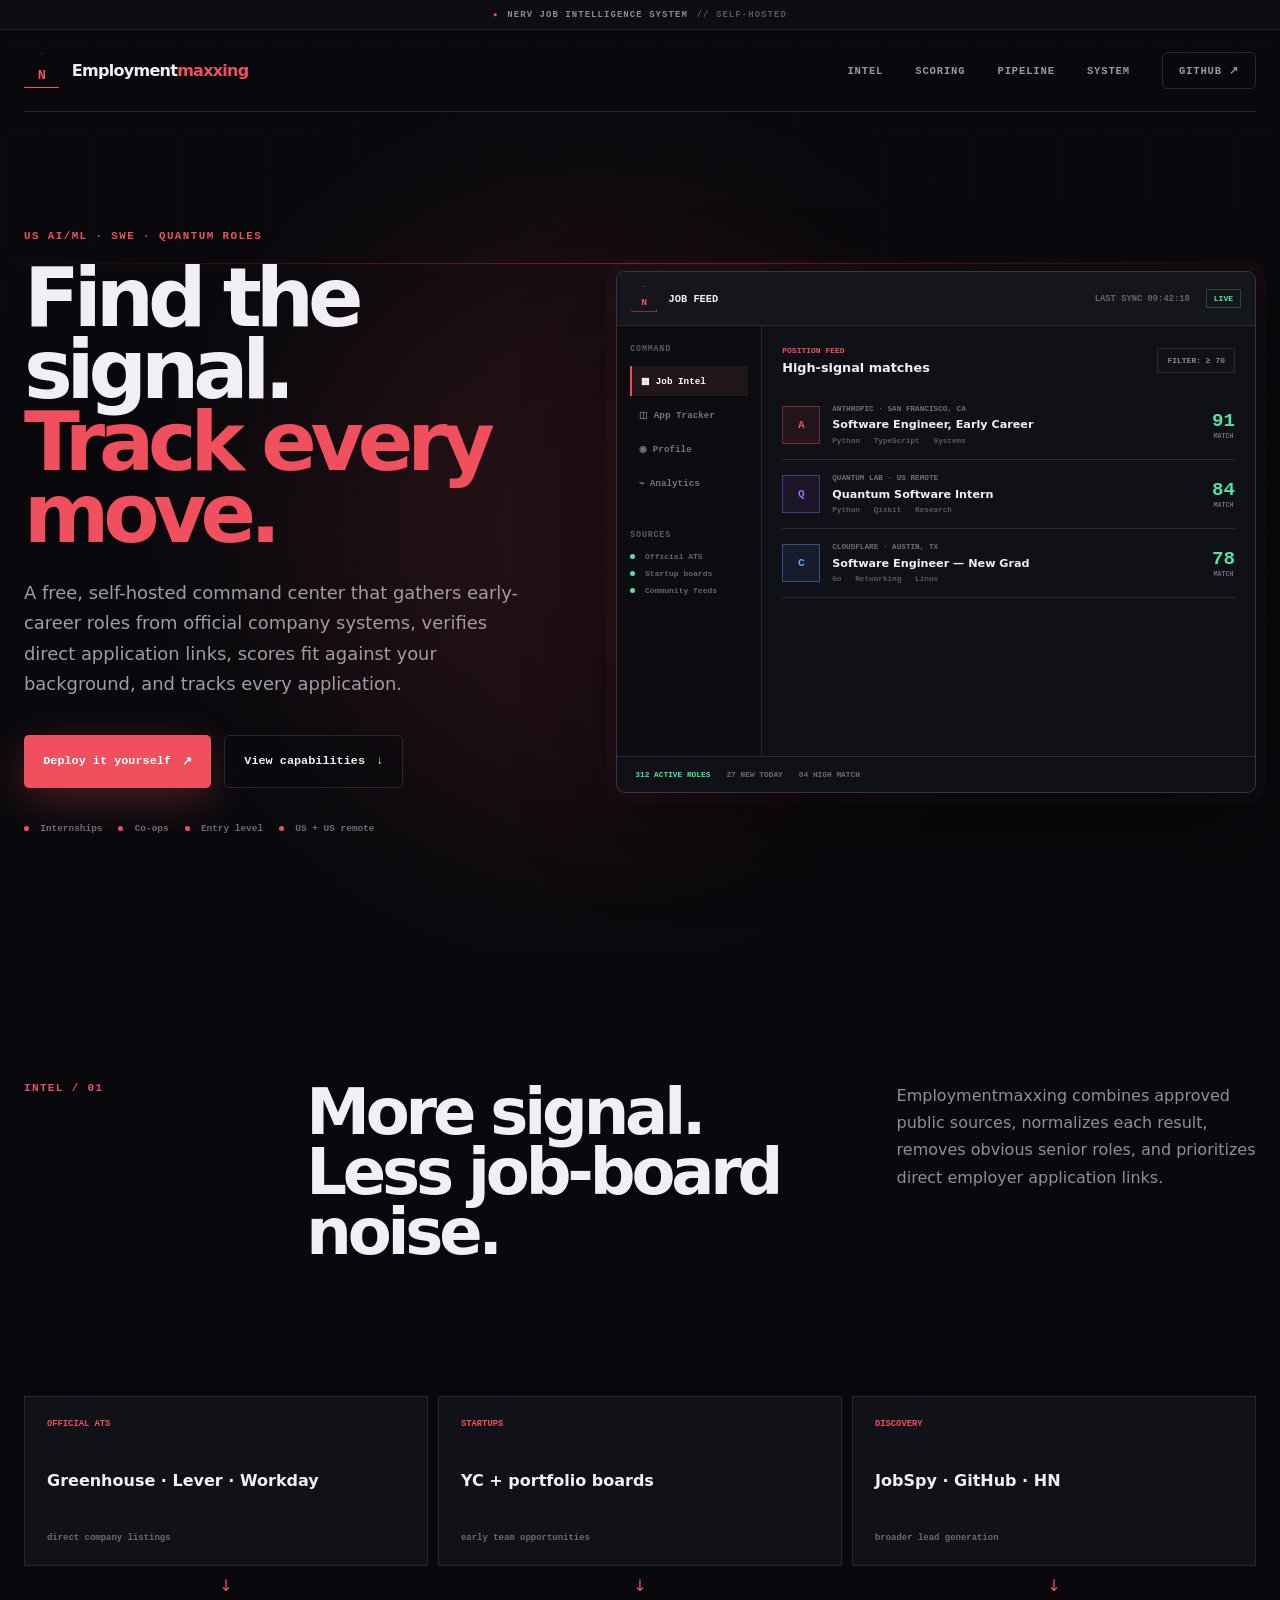
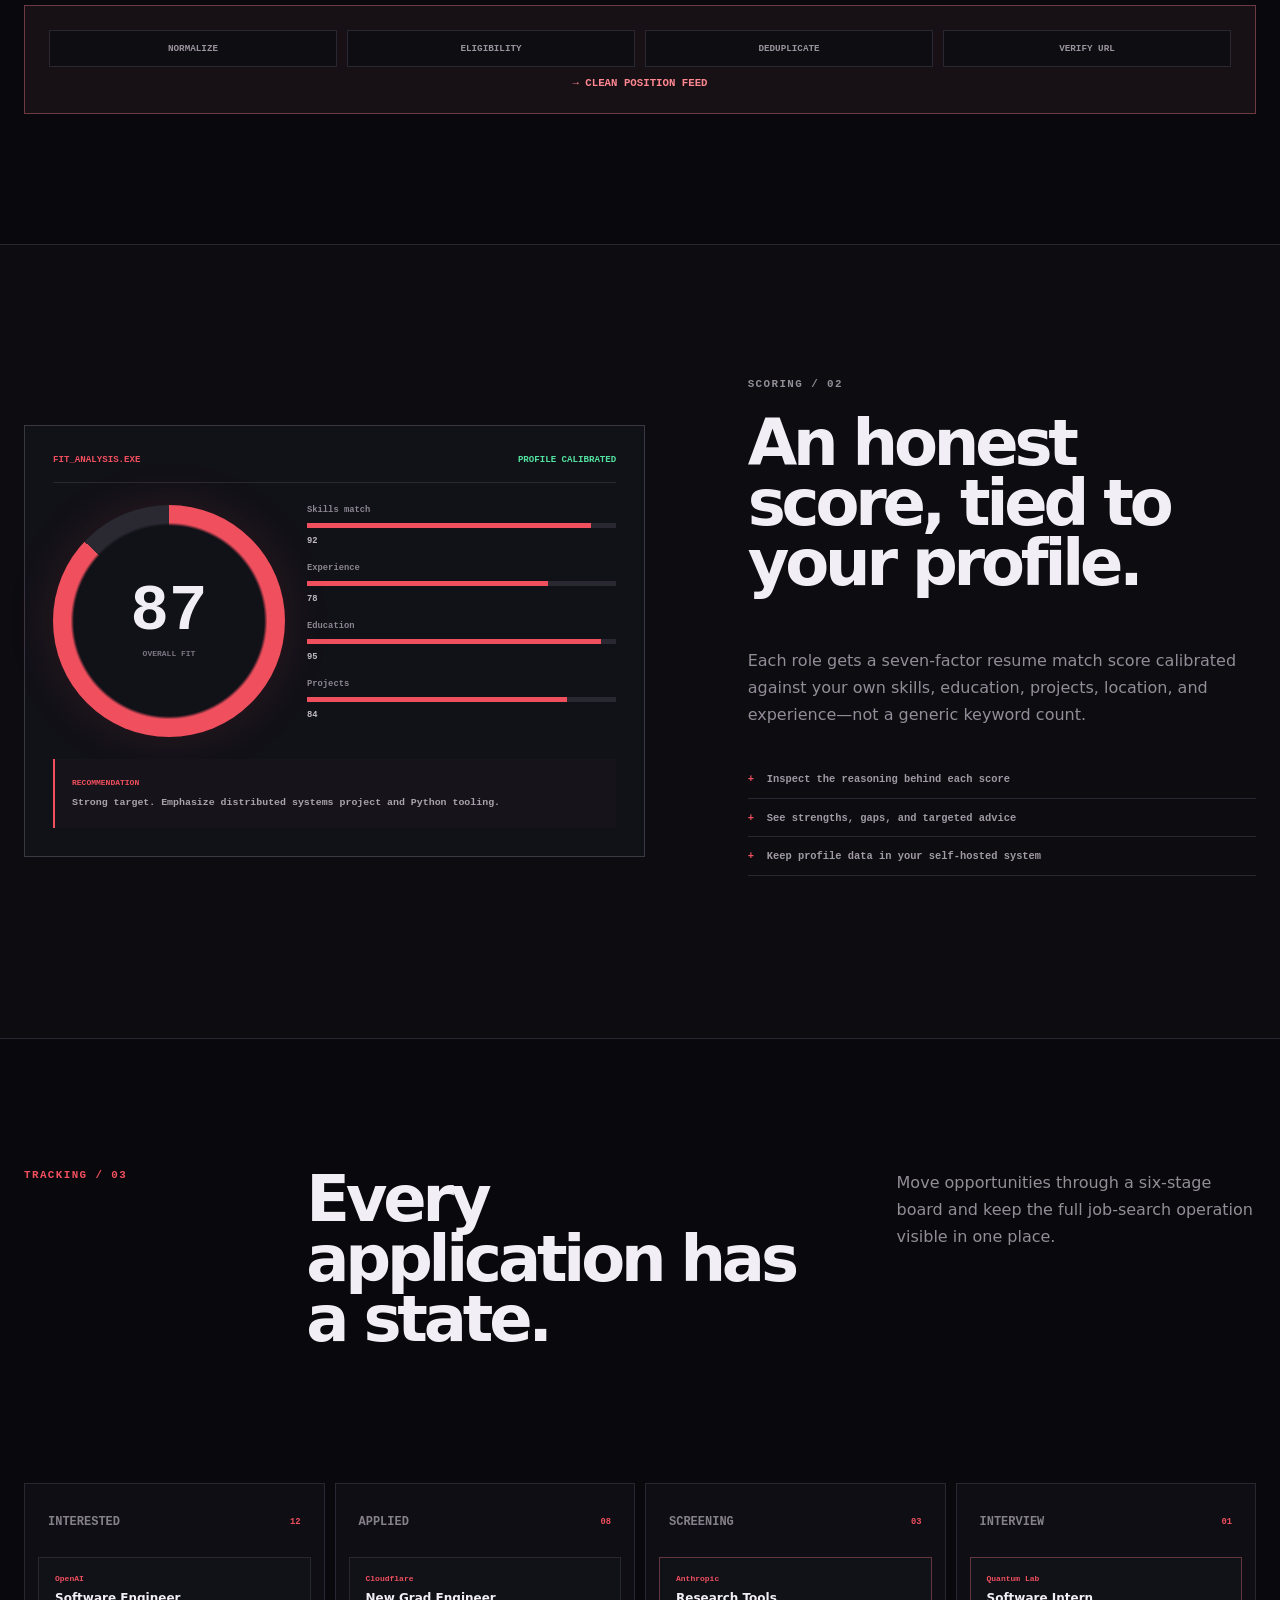
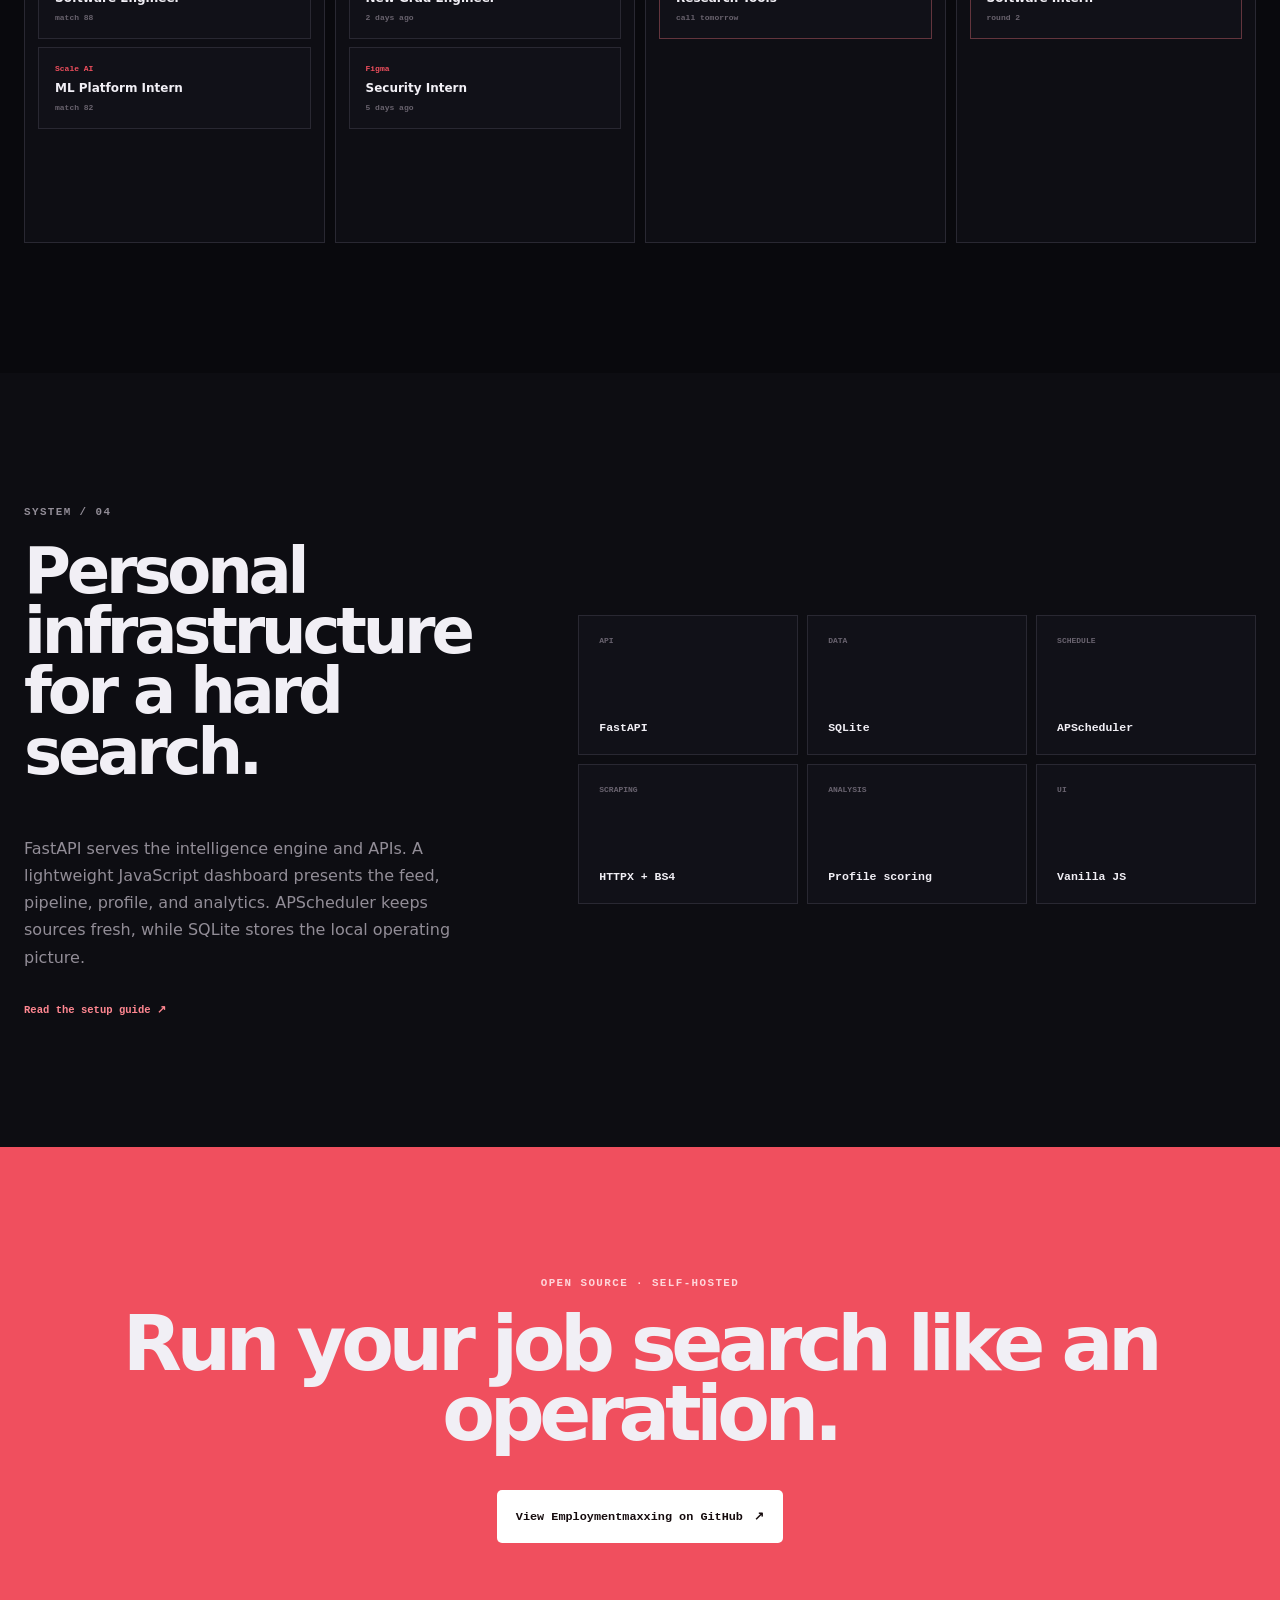
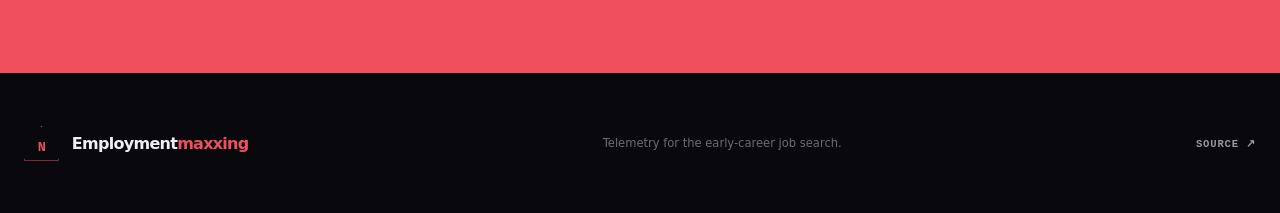
<file: site/index.html>
<!doctype html>
<html lang="en">
  <head>
    <meta charset="utf-8">
    <meta name="viewport" content="width=device-width, initial-scale=1">
    <meta name="description" content="Employmentmaxxing is a self-hosted telemetry job command center for CS students targeting US internships, co-ops, and entry-level roles.">
    <meta name="theme-color" content="#0a0a0e">
    <title>Employmentmaxxing — Job search telemetry</title>
    <link rel="stylesheet" href="styles.css">
  </head>
  <body>
    <a class="skip-link" href="#main">Skip to content</a>
    <div class="alert"><span>●</span> NERV JOB INTELLIGENCE SYSTEM <b>// SELF-HOSTED</b></div>
    <header>
      <a class="brand" href="#top" aria-label="Employmentmaxxing home"><span class="nerv-mark">N</span><span>Employment<span>maxxing</span></span></a>
      <nav aria-label="Primary navigation"><a href="#intel">Intel</a><a href="#scoring">Scoring</a><a href="#pipeline">Pipeline</a><a href="#stack">System</a></nav>
      <a class="repo" href="https://github.com/bananatruck/employmentmaxxing">GitHub <span>↗</span></a>
    </header>

    <main id="main">
      <section class="hero" id="top">
        <div class="scan-line" aria-hidden="true"></div>
        <div class="hero-copy">
          <p class="eyebrow">US AI/ML · SWE · Quantum roles</p>
          <h1>Find the signal.<br><em>Track every move.</em></h1>
          <p class="lede">A free, self-hosted command center that gathers early-career roles from official company systems, verifies direct application links, scores fit against your background, and tracks every application.</p>
          <div class="actions"><a class="button primary" href="https://github.com/bananatruck/employmentmaxxing">Deploy it yourself <span>↗</span></a><a class="button secondary" href="#intel">View capabilities <span>↓</span></a></div>
          <div class="scope"><span><i></i> Internships</span><span><i></i> Co-ops</span><span><i></i> Entry level</span><span><i></i> US + US remote</span></div>
        </div>

        <div class="dashboard" aria-label="Employmentmaxxing dashboard preview">
          <div class="dash-top"><div><span class="nerv-mark small">N</span><b>JOB FEED</b></div><small>LAST SYNC 09:42:18</small><i>LIVE</i></div>
          <div class="dash-body">
            <aside><b>COMMAND</b><a class="active">▦ Job Intel</a><a>◫ App Tracker</a><a>◉ Profile</a><a>⌁ Analytics</a><span>SOURCES</span><p><i></i> Official ATS</p><p><i></i> Startup boards</p><p><i></i> Community feeds</p></aside>
            <section class="feed">
              <div class="feed-head"><div><small>POSITION FEED</small><b>High-signal matches</b></div><button type="button" aria-label="Decorative filter control">FILTER: ≥ 70</button></div>
              <article class="job"><div class="company">A</div><div><small>ANTHROPIC · SAN FRANCISCO, CA</small><b>Software Engineer, Early Career</b><span>Python&nbsp;&nbsp; TypeScript&nbsp;&nbsp; Systems</span></div><div class="match"><strong>91</strong><small>MATCH</small></div></article>
              <article class="job"><div class="company violet">Q</div><div><small>QUANTUM LAB · US REMOTE</small><b>Quantum Software Intern</b><span>Python&nbsp;&nbsp; Qiskit&nbsp;&nbsp; Research</span></div><div class="match"><strong>84</strong><small>MATCH</small></div></article>
              <article class="job"><div class="company blue">C</div><div><small>CLOUDFLARE · AUSTIN, TX</small><b>Software Engineer — New Grad</b><span>Go&nbsp;&nbsp; Networking&nbsp;&nbsp; Linux</span></div><div class="match"><strong>78</strong><small>MATCH</small></div></article>
            </section>
          </div>
          <div class="dash-foot"><span>312 ACTIVE ROLES</span><span>27 NEW TODAY</span><span>04 HIGH MATCH</span></div>
        </div>
      </section>

      <section class="intel" id="intel">
        <div class="section-heading"><p class="eyebrow">INTEL / 01</p><h2>More signal.<br>Less job-board noise.</h2><p>Employmentmaxxing combines approved public sources, normalizes each result, removes obvious senior roles, and prioritizes direct employer application links.</p></div>
        <div class="source-map">
          <div class="source-card"><small>OFFICIAL ATS</small><b>Greenhouse · Lever · Workday</b><span>direct company listings</span></div>
          <div class="source-card"><small>STARTUPS</small><b>YC + portfolio boards</b><span>early team opportunities</span></div>
          <div class="source-card"><small>DISCOVERY</small><b>JobSpy · GitHub · HN</b><span>broader lead generation</span></div>
          <i>↓</i><i>↓</i><i>↓</i>
          <div class="processor"><span>NORMALIZE</span><span>ELIGIBILITY</span><span>DEDUPLICATE</span><span>VERIFY URL</span><b>→ CLEAN POSITION FEED</b></div>
        </div>
      </section>

      <section class="scoring" id="scoring">
        <div class="score-console">
          <div class="console-head"><span>FIT_ANALYSIS.EXE</span><i>PROFILE CALIBRATED</i></div>
          <div class="ring"><strong>87</strong><span>OVERALL FIT</span></div>
          <div class="bars"><p><span>Skills match</span><i style="--score:92%"></i><b>92</b></p><p><span>Experience</span><i style="--score:78%"></i><b>78</b></p><p><span>Education</span><i style="--score:95%"></i><b>95</b></p><p><span>Projects</span><i style="--score:84%"></i><b>84</b></p></div>
          <p class="verdict"><span>RECOMMENDATION</span> Strong target. Emphasize distributed systems project and Python tooling.</p>
        </div>
        <div><p class="eyebrow">SCORING / 02</p><h2>An honest score, tied to your profile.</h2><p>Each role gets a seven-factor resume match score calibrated against your own skills, education, projects, location, and experience—not a generic keyword count.</p><ul><li>Inspect the reasoning behind each score</li><li>See strengths, gaps, and targeted advice</li><li>Keep profile data in your self-hosted system</li></ul></div>
      </section>

      <section class="pipeline" id="pipeline">
        <div class="section-heading"><p class="eyebrow">TRACKING / 03</p><h2>Every application has a state.</h2><p>Move opportunities through a six-stage board and keep the full job-search operation visible in one place.</p></div>
        <div class="kanban" aria-label="Application pipeline preview">
          <article><header><b>INTERESTED</b><span>12</span></header><div><small>OpenAI</small><b>Software Engineer</b><span>match 88</span></div><div><small>Scale AI</small><b>ML Platform Intern</b><span>match 82</span></div></article>
          <article><header><b>APPLIED</b><span>08</span></header><div><small>Cloudflare</small><b>New Grad Engineer</b><span>2 days ago</span></div><div><small>Figma</small><b>Security Intern</b><span>5 days ago</span></div></article>
          <article><header><b>SCREENING</b><span>03</span></header><div class="hot"><small>Anthropic</small><b>Research Tools</b><span>call tomorrow</span></div></article>
          <article><header><b>INTERVIEW</b><span>01</span></header><div class="hot"><small>Quantum Lab</small><b>Software Intern</b><span>round 2</span></div></article>
        </div>
      </section>

      <section class="stack" id="stack">
        <div><p class="eyebrow">SYSTEM / 04</p><h2>Personal infrastructure for a hard search.</h2><p>FastAPI serves the intelligence engine and APIs. A lightweight JavaScript dashboard presents the feed, pipeline, profile, and analytics. APScheduler keeps sources fresh, while SQLite stores the local operating picture.</p><a href="https://github.com/bananatruck/employmentmaxxing#-quick-start">Read the setup guide ↗</a></div>
        <div class="stack-grid"><span><small>API</small><b>FastAPI</b></span><span><small>DATA</small><b>SQLite</b></span><span><small>SCHEDULE</small><b>APScheduler</b></span><span><small>SCRAPING</small><b>HTTPX + BS4</b></span><span><small>ANALYSIS</small><b>Profile scoring</b></span><span><small>UI</small><b>Vanilla JS</b></span></div>
      </section>

      <section class="cta"><p class="eyebrow">OPEN SOURCE · SELF-HOSTED</p><h2>Run your job search like an operation.</h2><a class="button light" href="https://github.com/bananatruck/employmentmaxxing">View Employmentmaxxing on GitHub <span>↗</span></a></section>
    </main>
    <footer><a class="brand" href="#top"><span class="nerv-mark">N</span><span>Employment<span>maxxing</span></span></a><p>Telemetry for the early-career job search.</p><a href="https://github.com/bananatruck/employmentmaxxing">Source ↗</a></footer>
  </body>
</html>
</file>
<file: site/styles.css>
:root{--bg:#09090d;--panel:#111118;--panel2:#17171f;--text:#f1eff5;--muted:#898590;--line:#292832;--red:#f04f5e;--red2:#ff8791;--purple:#9e66ff;--blue:#5aa6ff;--green:#53e3a0;--mono:"SFMono-Regular",Consolas,"Liberation Mono",monospace;--sans:Inter,ui-sans-serif,system-ui,-apple-system,BlinkMacSystemFont,"Segoe UI",sans-serif}
*{box-sizing:border-box}html{scroll-behavior:smooth}body{margin:0;color:var(--text);background:var(--bg);font-family:var(--sans)}body::before{content:"";position:fixed;inset:0;z-index:-1;opacity:.32;background-image:linear-gradient(rgba(240,79,94,.08) 1px,transparent 1px),linear-gradient(90deg,rgba(240,79,94,.08) 1px,transparent 1px);background-size:44px 44px;mask-image:linear-gradient(#000,transparent 85%)}a{color:inherit}.skip-link{position:fixed;top:-70px;left:1rem;z-index:50;padding:.8rem 1rem;color:#09090d;background:white}.skip-link:focus{top:1rem}.alert{height:30px;display:flex;align-items:center;justify-content:center;gap:.55rem;color:#8f8993;background:#0d0d12;border-bottom:1px solid #201f27;font:700 .56rem var(--mono);letter-spacing:.12em}.alert>span{color:var(--red);font-size:.45rem}.alert b{color:#59555f}
header{width:min(1500px,calc(100% - 48px));height:82px;margin:auto;display:flex;align-items:center;gap:2rem;border-bottom:1px solid var(--line)}.brand{display:inline-flex;align-items:center;gap:.8rem;font-weight:850;letter-spacing:-.045em;text-decoration:none}.brand>span:last-child>span{color:var(--red)}.nerv-mark{display:grid;place-items:center;width:35px;height:35px;border:1px solid var(--red);color:var(--red);font:800 .85rem var(--mono);clip-path:polygon(50% 0,100% 100%,0 100%);padding-top:9px}.nerv-mark.small{width:26px;height:26px;font-size:.6rem;padding-top:7px}nav{display:flex;gap:2rem;margin-left:auto}nav a,.repo,footer>a:last-child{color:#9b96a0;font:700 .66rem var(--mono);letter-spacing:.08em;text-decoration:none;text-transform:uppercase}nav a:hover,.repo:hover,footer>a:last-child:hover{color:white}.repo{padding:.7rem 1rem;border:1px solid var(--line);border-radius:5px}
.hero{width:min(1500px,100%);min-height:840px;margin:auto;padding:105px max(24px,calc((100% - 1280px)/2));display:grid;grid-template-columns:.88fr 1.12fr;gap:7vw;align-items:center;position:relative;overflow:hidden}.hero::after{content:"";position:absolute;left:23%;top:14%;width:600px;height:600px;border-radius:50%;background:rgba(240,79,94,.1);filter:blur(100px)}.scan-line{position:absolute;left:0;right:0;top:18%;height:1px;background:linear-gradient(90deg,transparent,var(--red),transparent);box-shadow:0 0 20px var(--red);opacity:.4;animation:scan 7s linear infinite}.hero-copy,.dashboard{position:relative;z-index:1}.eyebrow{margin:0 0 1.25rem;color:var(--red);font:800 .68rem var(--mono);letter-spacing:.13em;text-transform:uppercase}h1,h2,h3,p{margin-top:0}h1{margin-bottom:1.7rem;font-size:clamp(3.8rem,6.4vw,7.1rem);line-height:.88;letter-spacing:-.075em}h1 em{color:var(--red);font-style:normal}.lede{max-width:700px;color:#a09ba5;font-size:clamp(1rem,1.4vw,1.2rem);line-height:1.7}.actions{display:flex;flex-wrap:wrap;gap:.8rem;margin:2.2rem 0}.button{min-height:53px;padding:.9rem 1.2rem;display:inline-flex;align-items:center;justify-content:center;gap:.7rem;border-radius:5px;font:700 .74rem var(--mono);text-decoration:none;transition:transform .2s,box-shadow .2s}.button:hover{transform:translateY(-2px)}.primary{color:white;background:var(--red);box-shadow:0 12px 40px rgba(240,79,94,.27)}.secondary{border:1px solid var(--line);background:rgba(9,9,13,.5)}.scope{display:flex;flex-wrap:wrap;gap:1rem;color:#6f6a75;font:600 .59rem var(--mono)}.scope i{display:inline-block;width:5px;height:5px;margin-right:.35rem;border-radius:50%;background:var(--red)}
.dashboard{border:1px solid #383642;border-radius:9px;background:#101017;box-shadow:0 35px 90px rgba(0,0,0,.45),0 0 0 10px rgba(240,79,94,.035);overflow:hidden}.dash-top{height:54px;padding:0 14px;display:flex;align-items:center;gap:1rem;border-bottom:1px solid var(--line);background:#15151c}.dash-top>div{display:flex;align-items:center;gap:.7rem}.dash-top b{font:700 .65rem var(--mono)}.dash-top small{margin-left:auto;color:#66616d;font:600 .55rem var(--mono)}.dash-top>i{padding:4px 7px;color:var(--green);border:1px solid rgba(83,227,160,.25);font:700 .5rem var(--mono);font-style:normal}.dash-body{min-height:430px;display:grid;grid-template-columns:145px 1fr}.dash-body>aside{padding:18px 13px;border-right:1px solid var(--line);background:#0c0c11}.dash-body aside>b,.dash-body aside>span{display:block;margin-bottom:13px;color:#5e5964;font:700 .52rem var(--mono);letter-spacing:.1em}.dash-body aside>span{margin-top:32px}.dash-body aside>a{display:block;margin-bottom:4px;padding:9px;color:#78727d;font:600 .58rem var(--mono)}.dash-body aside>a.active{color:white;background:#21161a;border-left:2px solid var(--red)}.dash-body aside p{color:#68636d;font:600 .5rem var(--mono)}.dash-body aside p i{display:inline-block;width:5px;height:5px;margin-right:5px;border-radius:50%;background:var(--green)}.feed{padding:20px}.feed-head{display:flex;justify-content:space-between;align-items:center;margin-bottom:16px}.feed-head small,.feed-head b{display:block}.feed-head small{color:var(--red);font:700 .5rem var(--mono)}.feed-head b{margin-top:.3rem;font-size:.8rem}.feed-head button{padding:7px 9px;color:#8a8490;border:1px solid var(--line);background:#111118;font:600 .5rem var(--mono)}.job{display:grid;grid-template-columns:auto 1fr auto;gap:12px;align-items:center;padding:14px 0;border-bottom:1px solid var(--line)}.company{display:grid;place-items:center;width:38px;height:38px;border:1px solid rgba(240,79,94,.4);color:var(--red);background:rgba(240,79,94,.08);font:700 .7rem var(--mono)}.company.violet{color:var(--purple);border-color:rgba(158,102,255,.4);background:rgba(158,102,255,.08)}.company.blue{color:var(--blue);border-color:rgba(90,166,255,.4);background:rgba(90,166,255,.08)}.job small,.job b,.job span{display:block}.job small{color:#716b76;font:600 .48rem var(--mono)}.job b{margin:.35rem 0;font-size:.7rem}.job span{color:#5d5862;font:600 .48rem var(--mono)}.match{text-align:center}.match strong{display:block;color:var(--green);font:800 1.2rem var(--mono)}.match small{font-size:.42rem}.dash-foot{padding:13px 18px;display:flex;gap:1rem;border-top:1px solid var(--line);color:#6f6974;font:600 .49rem var(--mono)}.dash-foot span:first-child{color:var(--green)}
.intel{width:min(1280px,calc(100% - 48px));padding:130px 0;margin:auto}.section-heading{display:grid;grid-template-columns:.45fr 1.05fr .7fr;gap:4vw;align-items:start}.section-heading h2,.scoring h2,.stack h2{font-size:clamp(3rem,5vw,5.8rem);line-height:.94;letter-spacing:-.065em}.section-heading>p:last-child,.scoring>div>p,.stack>div>p{color:#928d97;line-height:1.7}.source-map{display:grid;grid-template-columns:repeat(3,1fr);gap:10px;margin-top:80px}.source-card{min-height:170px;padding:22px;display:grid;align-content:space-between;border:1px solid var(--line);background:var(--panel)}.source-card small{color:var(--red);font:700 .55rem var(--mono)}.source-card b{font-size:1rem}.source-card span{color:#6f6974;font:600 .56rem var(--mono)}.source-map>i{text-align:center;color:var(--red);font-style:normal}.processor{grid-column:1/-1;padding:24px;display:grid;grid-template-columns:repeat(4,1fr);gap:10px;border:1px solid #6b3a42;background:#171014}.processor span{padding:12px;border:1px solid var(--line);color:#99939d;background:#0d0d12;text-align:center;font:700 .58rem var(--mono)}.processor b{grid-column:1/-1;color:var(--red2);text-align:center;font:700 .67rem var(--mono)}
.scoring{padding:130px max(24px,calc((100% - 1280px)/2));display:grid;grid-template-columns:1.1fr .9fr;gap:8vw;align-items:center;border-top:1px solid var(--line);border-bottom:1px solid var(--line);background:#0c0c11}.score-console{display:grid;grid-template-columns:.8fr 1.2fr;gap:22px;padding:28px;border:1px solid #3b3843;background:#111118}.console-head{grid-column:1/-1;display:flex;justify-content:space-between;padding-bottom:17px;border-bottom:1px solid var(--line);font:700 .57rem var(--mono)}.console-head span{color:var(--red)}.console-head i{color:var(--green);font-style:normal}.ring{aspect-ratio:1;display:grid;place-items:center;align-content:center;border-radius:50%;background:radial-gradient(circle,#111118 58%,transparent 60%),conic-gradient(var(--red) 0 87%,#2a2931 87%);box-shadow:0 0 50px rgba(240,79,94,.12)}.ring strong{font:800 4rem/.9 var(--mono)}.ring span{margin-top:.5rem;color:#7b7580;font:700 .5rem var(--mono)}.bars p{display:grid;grid-template-columns:1fr auto;gap:8px;margin:0 0 17px;color:#8b8590;font:600 .55rem var(--mono)}.bars i{grid-column:1/-1;height:5px;background:linear-gradient(90deg,var(--red) var(--score),#292831 var(--score));}.bars b{color:#c0bac4}.verdict{grid-column:1/-1;margin:0!important;padding:17px;border-left:2px solid var(--red);color:#a8a2ac!important;background:#17131a;font:600 .62rem/1.6 var(--mono)}.verdict span{display:block;margin-bottom:.3rem;color:var(--red);font-size:.5rem}.scoring ul{padding:0;margin:2rem 0;list-style:none}.scoring li{padding:.8rem 0;border-bottom:1px solid var(--line);color:#a09aa4;font:600 .65rem var(--mono)}.scoring li::before{content:"+";margin-right:.8rem;color:var(--red)}
.pipeline{width:min(1280px,calc(100% - 48px));padding:130px 0;margin:auto}.kanban{display:grid;grid-template-columns:repeat(4,1fr);gap:10px;margin-top:80px}.kanban>article{min-height:360px;padding:13px;border:1px solid var(--line);background:#0e0e14}.kanban article header{width:100%;height:auto;margin:0 0 10px;padding:10px;display:flex;border:0;color:#85808a;font:700 .55rem var(--mono)}.kanban article header span{margin-left:auto;color:var(--red)}.kanban article>div{margin-bottom:8px;padding:16px;border:1px solid var(--line);background:var(--panel)}.kanban article>div.hot{border-color:#63353d}.kanban small,.kanban b,.kanban div span{display:block}.kanban small{color:var(--red);font:700 .5rem var(--mono)}.kanban b{margin:.5rem 0;font-size:.75rem}.kanban div span{color:#69636e;font:600 .5rem var(--mono)}
.stack{padding:130px max(24px,calc((100% - 1280px)/2));display:grid;grid-template-columns:.8fr 1.2fr;gap:8vw;align-items:center;background:#0d0d12}.stack a{display:inline-block;margin-top:1rem;color:var(--red2);font:700 .66rem var(--mono);text-decoration:none}.stack-grid{display:grid;grid-template-columns:repeat(3,1fr);gap:9px}.stack-grid span{min-height:140px;padding:20px;display:flex;flex-direction:column;justify-content:space-between;border:1px solid var(--line);background:var(--panel)}.stack-grid small{color:#69636f;font:700 .5rem var(--mono)}.stack-grid b{font:700 .72rem var(--mono)}
.cta{padding:130px 24px;text-align:center;background:var(--red)}.cta .eyebrow{color:#ffd6da}.cta h2{max-width:1050px;margin:0 auto 2.5rem;font-size:clamp(3.2rem,6vw,6.8rem);line-height:.92;letter-spacing:-.07em}.light{color:#150b0d;background:white}footer{width:min(1500px,calc(100% - 48px));min-height:140px;margin:auto;display:flex;align-items:center;gap:2rem}footer p{margin:0 auto;color:#6f6974;font-size:.72rem}
@keyframes scan{50%{top:82%;opacity:.12}}@media(prefers-reduced-motion:reduce){html{scroll-behavior:auto}.scan-line{animation:none}.button{transition:none}}@media(max-width:960px){nav{display:none}.hero,.scoring,.stack{grid-template-columns:1fr}.dashboard{width:min(100%,760px);margin:auto}.section-heading{grid-template-columns:1fr;gap:1rem}.source-map{margin-top:50px}.kanban{grid-template-columns:1fr 1fr}.scoring,.stack{gap:5rem}}@media(max-width:620px){header,.intel,.pipeline,footer{width:min(100% - 24px,1280px)}.alert b{display:none}header{height:70px}.repo{padding:.55rem .65rem}.hero{padding:75px 12px}.actions{display:grid}.scope{flex-direction:column}.dash-body{grid-template-columns:1fr}.dash-body>aside{display:none}.feed{padding:12px}.job{grid-template-columns:auto 1fr}.job .match{grid-column:2;text-align:left}.dash-foot{flex-wrap:wrap}.source-map{grid-template-columns:1fr}.source-map>i{transform:rotate(90deg)}.processor{grid-column:auto;grid-template-columns:1fr}.processor b{grid-column:auto}.intel,.pipeline{padding:90px 0}.scoring,.stack{padding:90px 12px}.score-console{grid-template-columns:1fr}.ring{width:220px;margin:auto}.console-head,.verdict{grid-column:auto}.kanban{grid-template-columns:1fr}.stack-grid{grid-template-columns:1fr 1fr}.cta{padding:95px 16px}footer{padding:35px 0;flex-wrap:wrap;justify-content:center}footer p{order:3;width:100%;text-align:center}}
</file>
